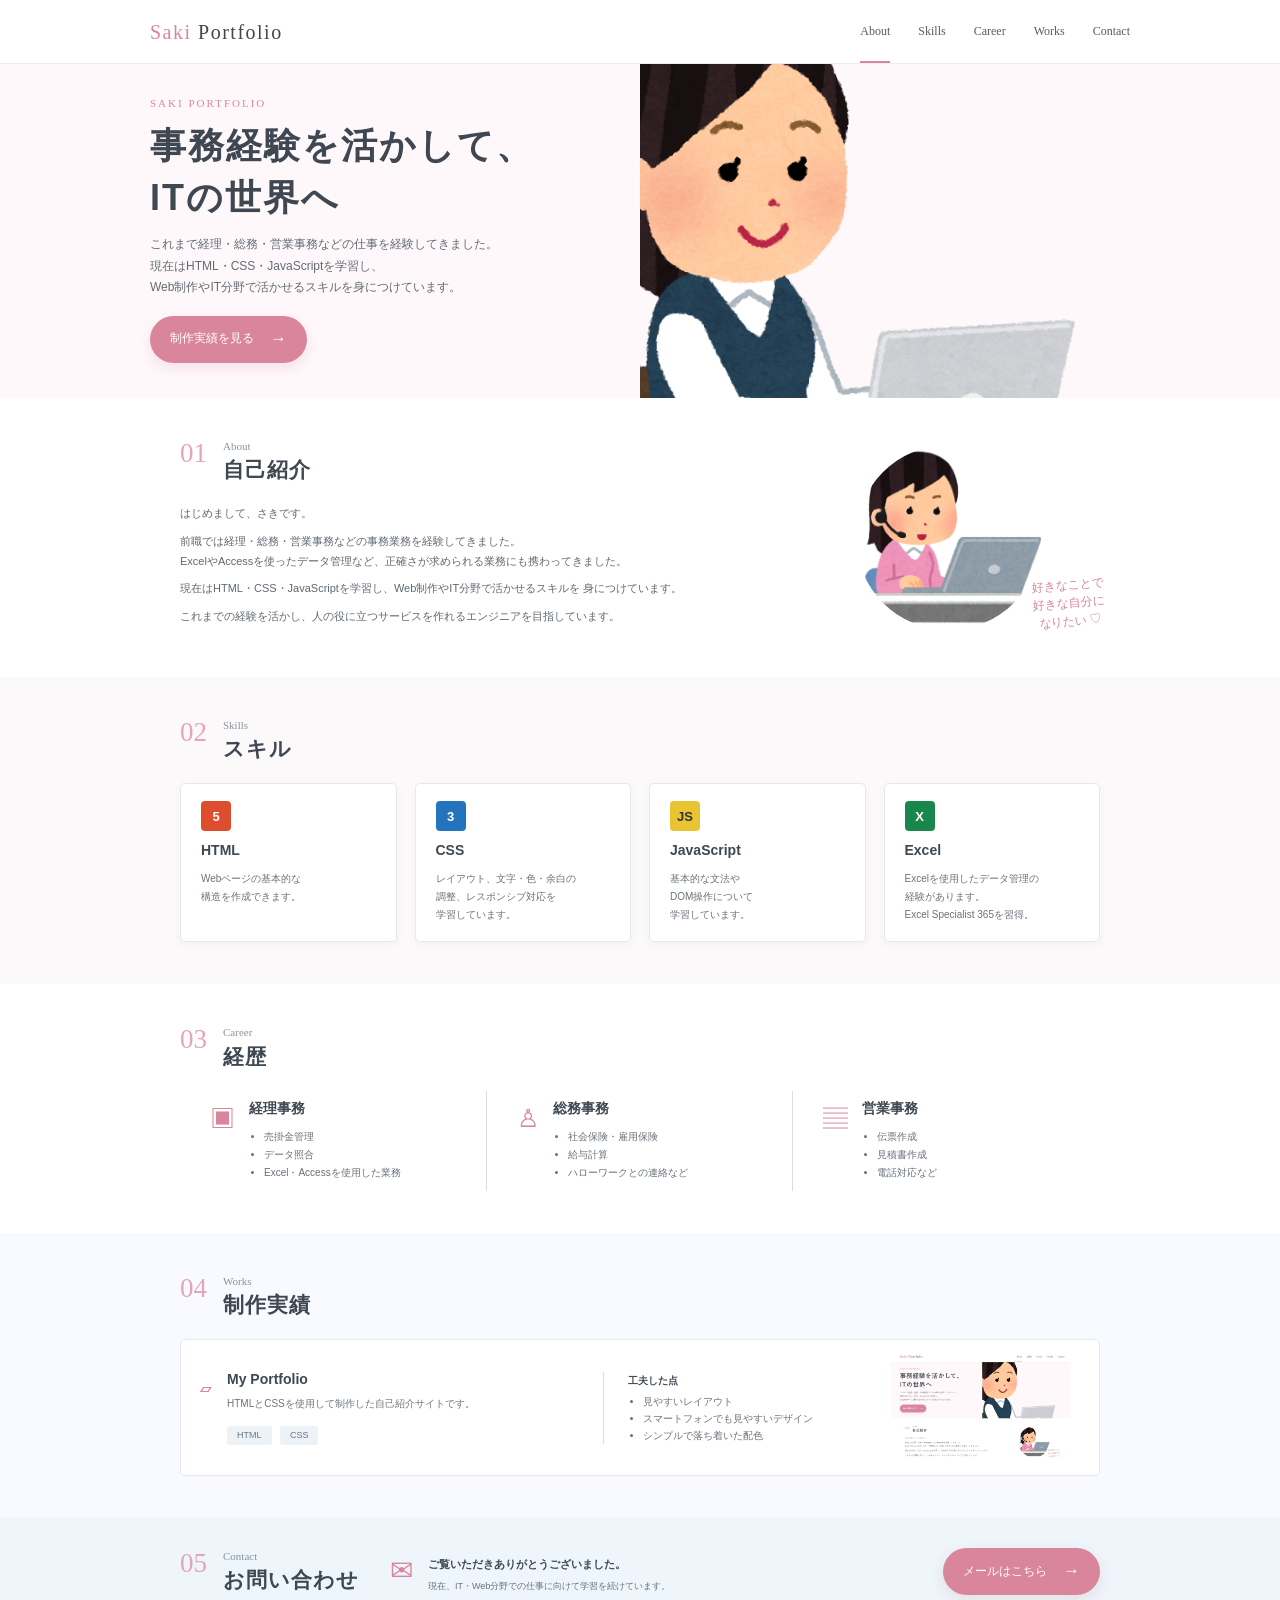
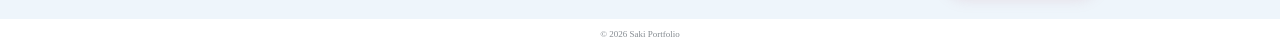
<file: index.html>
<!DOCTYPE html>
<html lang="ja">
<head>
  <meta charset="UTF-8">
  <meta name="viewport" content="width=device-width, initial-scale=1.0">
  <title>Saki Portfolio</title>
  <link rel="stylesheet" href="style.css">
</head>

<body>
  <header class="header">
    <div class="header-inner">
      <a class="logo" href="#about">Saki <span>Portfolio</span></a>

      <nav class="nav">
        <a class="active" href="#about">About</a>
        <a href="#skills">Skills</a>
        <a href="#career">Career</a>
        <a href="#works">Works</a>
        <a href="#contact">Contact</a>
      </nav>
    </div>
  </header>

  <main>
    <!-- Hero -->
    <section class="hero" id="about">
      <div class="hero-inner">
        <div class="hero-text">
          <p class="eyebrow">SAKI PORTFOLIO</p>
          <h1>事務経験を活かして、<br>ITの世界へ</h1>
          <p class="lead">
            これまで経理・総務・営業事務などの仕事を経験してきました。<br>
            現在はHTML・CSS・JavaScriptを学習し、<br>
            Web制作やIT分野で活かせるスキルを身につけています。
          </p>
          <a class="button" href="#works">制作実績を見る <span>→</span></a>
        </div>

        <div class="hero-image">
          <img src="working.png" alt="働く女性.png">
        </div>
      </div>
    </section>

    <!-- About -->
    <section class="section about">
      <div class="section-inner about-grid">
        <div>
          <div class="section-heading">
            <span class="number">01</span>
            <div>
              <p>About</p>
              <h2>自己紹介</h2>
            </div>
          </div>

          <div class="about-text">
            <p>はじめまして、さきです。</p>
            <p>
              前職では経理・総務・営業事務などの事務業務を経験してきました。<br>
              ExcelやAccessを使ったデータ管理など、正確さが求められる業務にも携わってきました。
            </p>
            <p>
              現在はHTML・CSS・JavaScriptを学習し、Web制作やIT分野で活かせるスキルを
              身につけています。
            </p>
            <p>
              これまでの経験を活かし、人の役に立つサービスを作れるエンジニアを目指しています。
            </p>
          </div>
        </div>

        <div class="profile">
          <img src="working2.png" alt="プロフィールイメージ">
          <p class="hand-note">好きなことで<br>好きな自分に<br>なりたい ♡</p>
        </div>
      </div>
    </section>

    <!-- Skills -->
    <section class="section skills" id="skills">
      <div class="section-inner">
        <div class="section-heading">
          <span class="number">02</span>
          <div>
            <p>Skills</p>
            <h2>スキル</h2>
          </div>
        </div>

        <div class="skill-grid">
          <article class="skill-card">
            <div class="skill-icon html">5</div>
            <h3>HTML</h3>
            <p>Webページの基本的な<br>構造を作成できます。</p>
          </article>

          <article class="skill-card">
            <div class="skill-icon css">3</div>
            <h3>CSS</h3>
            <p>レイアウト、文字・色・余白の<br>調整、レスポンシブ対応を<br>学習しています。</p>
          </article>

          <article class="skill-card">
            <div class="skill-icon js">JS</div>
            <h3>JavaScript</h3>
            <p>基本的な文法や<br>DOM操作について<br>学習しています。</p>
          </article>

          <article class="skill-card">
            <div class="skill-icon excel">X</div>
            <h3>Excel</h3>
            <p>Excelを使用したデータ管理の<br>経験があります。<br>Excel Specialist 365を習得。</p>
          </article>
        </div>
      </div>
    </section>

    <!-- Career -->
    <section class="section career" id="career">
      <div class="section-inner">
        <div class="section-heading">
          <span class="number">03</span>
          <div>
            <p>Career</p>
            <h2>経歴</h2>
          </div>
        </div>

        <div class="career-grid">
          <article class="career-item">
            <div class="career-icon">▣</div>
            <div>
              <h3>経理事務</h3>
              <ul>
                <li>売掛金管理</li>
                <li>データ照合</li>
                <li>Excel・Accessを使用した業務</li>
              </ul>
            </div>
          </article>

          <article class="career-item">
            <div class="career-icon">♙</div>
            <div>
              <h3>総務事務</h3>
              <ul>
                <li>社会保険・雇用保険</li>
                <li>給与計算</li>
                <li>ハローワークとの連絡など</li>
              </ul>
            </div>
          </article>

          <article class="career-item">
            <div class="career-icon">▤</div>
            <div>
              <h3>営業事務</h3>
              <ul>
                <li>伝票作成</li>
                <li>見積書作成</li>
                <li>電話対応など</li>
              </ul>
            </div>
          </article>
        </div>
      </div>
    </section>

    <!-- Works -->
    <section class="section works" id="works">
      <div class="section-inner">
        <div class="section-heading">
          <span class="number">04</span>
          <div>
            <p>Works</p>
            <h2>制作実績</h2>
          </div>
        </div>

        <div class="work-card">
          <div class="work-info">
            <div class="work-icon">▱</div>
            <div>
              <h3>My Portfolio</h3>
              <p>HTMLとCSSを使用して制作した自己紹介サイトです。</p>
              <div class="tags">
                <span>HTML</span>
                <span>CSS</span>
              </div>
            </div>
          </div>

          <div class="work-point">
            <h4>工夫した点</h4>
            <ul>
              <li>見やすいレイアウト</li>
              <li>スマートフォンでも見やすいデザイン</li>
              <li>シンプルで落ち着いた配色</li>
            </ul>
          </div>

          <img class="work-thumb" src="working3.png" alt="ポートフォリオ制作実績">
        </div>
      </div>
    </section>

    <!-- Contact -->
    <section class="contact" id="contact">
      <div class="section-inner contact-inner">
        <div class="section-heading">
          <span class="number">05</span>
          <div>
            <p>Contact</p>
            <h2>お問い合わせ</h2>
          </div>
        </div>

        <div class="contact-message">
          <div class="mail-icon">✉</div>
          <div>
            <strong>ご覧いただきありがとうございました。</strong>
            <p>現在、IT・Web分野での仕事に向けて学習を続けています。</p>
          </div>
        </div>

        <a class="button" href="mailto:example@example.com">メールはこちら <span>→</span></a>
      </div>
    </section>
  </main>

  <footer>
    © 2026 Saki Portfolio
  </footer>
</body>
</html>
</file>
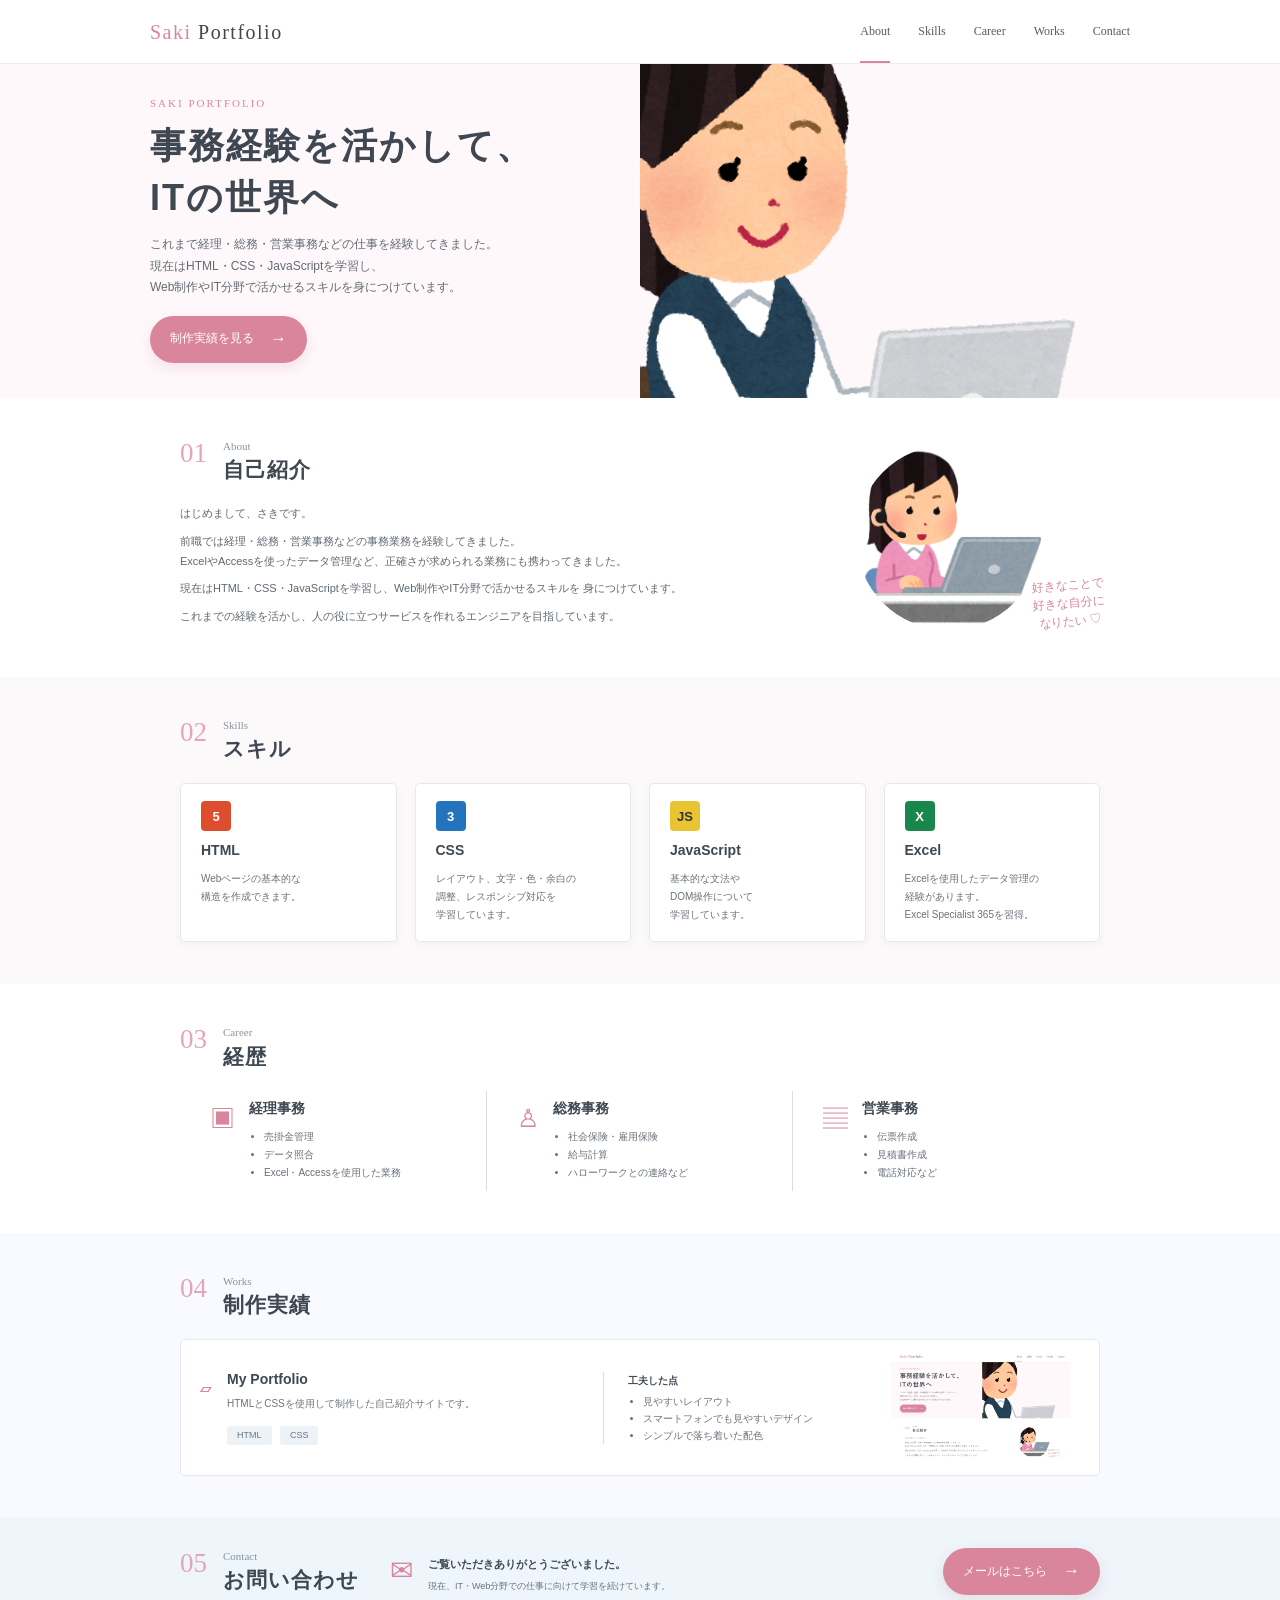
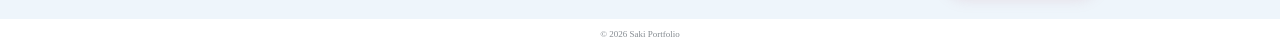
<file: portfolio.html>
<!DOCTYPE html>
<html lang="ja">
<head>
  <meta charset="UTF-8">
  <meta name="viewport" content="width=device-width, initial-scale=1.0">
  <title>Saki Portfolio</title>
  <link rel="stylesheet" href="style.css">
</head>

<body>
  <header class="header">
    <div class="header-inner">
      <a class="logo" href="#about">Saki <span>Portfolio</span></a>

      <nav class="nav">
        <a class="active" href="#about">About</a>
        <a href="#skills">Skills</a>
        <a href="#career">Career</a>
        <a href="#works">Works</a>
        <a href="#contact">Contact</a>
      </nav>
    </div>
  </header>

  <main>
    <!-- Hero -->
    <section class="hero" id="about">
      <div class="hero-inner">
        <div class="hero-text">
          <p class="eyebrow">SAKI PORTFOLIO</p>
          <h1>事務経験を活かして、<br>ITの世界へ</h1>
          <p class="lead">
            これまで経理・総務・営業事務などの仕事を経験してきました。<br>
            現在はHTML・CSS・JavaScriptを学習し、<br>
            Web制作やIT分野で活かせるスキルを身につけています。
          </p>
          <a class="button" href="#works">制作実績を見る <span>→</span></a>
        </div>

        <div class="hero-image">
          <img src="working.png" alt="働く女性.png">
        </div>
      </div>
    </section>

    <!-- About -->
    <section class="section about">
      <div class="section-inner about-grid">
        <div>
          <div class="section-heading">
            <span class="number">01</span>
            <div>
              <p>About</p>
              <h2>自己紹介</h2>
            </div>
          </div>

          <div class="about-text">
            <p>はじめまして、さきです。</p>
            <p>
              前職では経理・総務・営業事務などの事務業務を経験してきました。<br>
              ExcelやAccessを使ったデータ管理など、正確さが求められる業務にも携わってきました。
            </p>
            <p>
              現在はHTML・CSS・JavaScriptを学習し、Web制作やIT分野で活かせるスキルを
              身につけています。
            </p>
            <p>
              これまでの経験を活かし、人の役に立つサービスを作れるエンジニアを目指しています。
            </p>
          </div>
        </div>

        <div class="profile">
          <img src="working2.png" alt="プロフィールイメージ">
          <p class="hand-note">好きなことで<br>好きな自分に<br>なりたい ♡</p>
        </div>
      </div>
    </section>

    <!-- Skills -->
    <section class="section skills" id="skills">
      <div class="section-inner">
        <div class="section-heading">
          <span class="number">02</span>
          <div>
            <p>Skills</p>
            <h2>スキル</h2>
          </div>
        </div>

        <div class="skill-grid">
          <article class="skill-card">
            <div class="skill-icon html">5</div>
            <h3>HTML</h3>
            <p>Webページの基本的な<br>構造を作成できます。</p>
          </article>

          <article class="skill-card">
            <div class="skill-icon css">3</div>
            <h3>CSS</h3>
            <p>レイアウト、文字・色・余白の<br>調整、レスポンシブ対応を<br>学習しています。</p>
          </article>

          <article class="skill-card">
            <div class="skill-icon js">JS</div>
            <h3>JavaScript</h3>
            <p>基本的な文法や<br>DOM操作について<br>学習しています。</p>
          </article>

          <article class="skill-card">
            <div class="skill-icon excel">X</div>
            <h3>Excel</h3>
            <p>Excelを使用したデータ管理の<br>経験があります。<br>Excel Specialist 365を習得。</p>
          </article>
        </div>
      </div>
    </section>

    <!-- Career -->
    <section class="section career" id="career">
      <div class="section-inner">
        <div class="section-heading">
          <span class="number">03</span>
          <div>
            <p>Career</p>
            <h2>経歴</h2>
          </div>
        </div>

        <div class="career-grid">
          <article class="career-item">
            <div class="career-icon">▣</div>
            <div>
              <h3>経理事務</h3>
              <ul>
                <li>売掛金管理</li>
                <li>データ照合</li>
                <li>Excel・Accessを使用した業務</li>
              </ul>
            </div>
          </article>

          <article class="career-item">
            <div class="career-icon">♙</div>
            <div>
              <h3>総務事務</h3>
              <ul>
                <li>社会保険・雇用保険</li>
                <li>給与計算</li>
                <li>ハローワークとの連絡など</li>
              </ul>
            </div>
          </article>

          <article class="career-item">
            <div class="career-icon">▤</div>
            <div>
              <h3>営業事務</h3>
              <ul>
                <li>伝票作成</li>
                <li>見積書作成</li>
                <li>電話対応など</li>
              </ul>
            </div>
          </article>
        </div>
      </div>
    </section>

    <!-- Works -->
    <section class="section works" id="works">
      <div class="section-inner">
        <div class="section-heading">
          <span class="number">04</span>
          <div>
            <p>Works</p>
            <h2>制作実績</h2>
          </div>
        </div>

        <div class="work-card">
          <div class="work-info">
            <div class="work-icon">▱</div>
            <div>
              <h3>My Portfolio</h3>
              <p>HTMLとCSSを使用して制作した自己紹介サイトです。</p>
              <div class="tags">
                <span>HTML</span>
                <span>CSS</span>
              </div>
            </div>
          </div>

          <div class="work-point">
            <h4>工夫した点</h4>
            <ul>
              <li>見やすいレイアウト</li>
              <li>スマートフォンでも見やすいデザイン</li>
              <li>シンプルで落ち着いた配色</li>
            </ul>
          </div>
           <img class="work-thumb" src="working3.png" alt="ポートフォリオ制作実績">
        
        </div>
      </div>
    </section>

    <!-- Contact -->
    <section class="contact" id="contact">
      <div class="section-inner contact-inner">
        <div class="section-heading">
          <span class="number">05</span>
          <div>
            <p>Contact</p>
            <h2>お問い合わせ</h2>
          </div>
        </div>

        <div class="contact-message">
          <div class="mail-icon">✉</div>
          <div>
            <strong>ご覧いただきありがとうございました。</strong>
            <p>現在、IT・Web分野での仕事に向けて学習を続けています。</p>
          </div>
        </div>

        <a class="button" href="mailto:example@example.com">メールはこちら <span>→</span></a>
      </div>
    </section>
  </main>

  <footer>
    © 2026 Saki Portfolio
  </footer>
</body>
</html>
</file>
<file: style.css>
@charset "UTF-8";

:root {
  --pink: #d9869c;
  --pink-light: #f8e9ee;
  --text: #3f4852;
  --muted: #77808a;
  --line: #e9e7e8;
  --blue-bg: #f1f6fb;
  --section-bg: #fcfafb;
}

* {
  box-sizing: border-box;
}

html {
  scroll-behavior: smooth;
}

body {
  margin: 0;
  color: var(--text);
  font-family: "Hiragino Kaku Gothic ProN", "Yu Gothic", Meiryo, sans-serif;
  line-height: 1.8;
  background: #fff;
}

img {
  max-width: 100%;
  display: block;
}

a {
  color: inherit;
  text-decoration: none;
}

.header {
  position: sticky;
  top: 0;
  z-index: 10;
  height: 64px;
  background: rgba(255,255,255,.96);
  border-bottom: 1px solid #eee;
}

.header-inner {
  width: min(980px, 90%);
  height: 100%;
  margin: auto;
  display: flex;
  align-items: center;
  justify-content: space-between;
}

.logo {
  font-family: Georgia, serif;
  font-size: 20px;
  letter-spacing: 1.5px;
  color: var(--pink);
}

.logo span {
  color: #3f4852;
}

.nav {
  display: flex;
  gap: 28px;
  height: 100%;
  align-items: center;
}

.nav a {
  position: relative;
  font-family: Georgia, serif;
  font-size: 12px;
  color: #555d65;
}

.nav a.active::after,
.nav a:hover::after {
  content: "";
  position: absolute;
  left: 0;
  right: 0;
  bottom: -21px;
  height: 2px;
  background: var(--pink);
}

.hero {
  background: #fff8fa;
}

.hero-inner {
  width: min(980px, 90%);
  min-height: 270px;
  margin: auto;
  display: grid;
  grid-template-columns: 1fr 1fr;
  align-items: stretch;
}

.hero-text {
  padding: 30px 20px 35px 0;
  position: relative;
  z-index: 1;
}

.eyebrow {
  margin: 0 0 6px;
  color: var(--pink);
  font-family: Georgia, serif;
  font-size: 11px;
  letter-spacing: 2px;
}

.hero h1 {
  margin: 0 0 10px;
  font-size: clamp(27px, 3vw, 36px);
  line-height: 1.45;
  letter-spacing: 2px;
  font-weight: 600;
}

.lead {
  margin: 0 0 17px;
  font-size: 12px;
  color: #626b74;
}

.button {
  display: inline-flex;
  align-items: center;
  gap: 16px;
  padding: 8px 20px;
  border-radius: 30px;
  background: var(--pink);
  color: #fff;
  font-size: 12px;
  transition: .25s;
  box-shadow: 0 5px 14px rgba(190, 120, 140, .18);
}

.button:hover {
  transform: translateY(-2px);
  opacity: .9;
}

.button span {
  font-size: 17px;
}

.hero-image {
  overflow: hidden;
}

.hero-image img {
  width: 100%;
  height: 100%;
  object-fit: cover;
  object-position: center;
}

.section {
  padding: 42px 0;
}

.section-inner {
  width: min(920px, 88%);
  margin: auto;
}

.about-grid {
  display: grid;
  grid-template-columns: 1.5fr .8fr;
  gap: 50px;
  align-items: center;
}

.section-heading {
  display: flex;
  gap: 16px;
  align-items: flex-start;
  margin-bottom: 22px;
}

.section-heading .number {
  color: #e4a5b5;
  font-family: Georgia, serif;
  font-size: 27px;
  line-height: 1;
}

.section-heading p {
  margin: 0;
  color: #8a939b;
  font-family: Georgia, serif;
  font-size: 11px;
  line-height: 1.2;
}

.section-heading h2 {
  margin: 4px 0 0;
  font-size: 21px;
  letter-spacing: 1px;
  line-height: 1.2;
}

.about-text {
  font-size: 11px;
  color: #606972;
}

.about-text p {
  margin: 0 0 8px;
}

.profile {
  position: relative;
  text-align: center;
}

.profile img {
  width: 185px;
  height: 185px;
  margin: auto;
  border-radius: 50%;
  object-fit: cover;
}

.hand-note {
  position: absolute;
  right: -5px;
  bottom: -12px;
  color: var(--pink);
  font-family: "Comic Sans MS", cursive;
  font-size: 12px;
  line-height: 1.5;
  transform: rotate(-5deg);
}

.skills {
  background: #fcf9fa;
}

.skill-grid {
  display: grid;
  grid-template-columns: repeat(4, 1fr);
  gap: 18px;
}

.skill-card {
  min-height: 150px;
  padding: 17px 20px;
  background: #fff;
  border: 1px solid #e8e8e8;
  border-radius: 5px;
  box-shadow: 0 3px 10px rgba(50, 50, 50, .04);
}

.skill-icon {
  width: 30px;
  height: 30px;
  display: grid;
  place-items: center;
  border-radius: 4px;
  margin-bottom: 7px;
  font-weight: bold;
  font-size: 13px;
  color: #fff;
}

.skill-icon.html { background: #df4d2f; }
.skill-icon.css { background: #2474bd; }
.skill-icon.js { background: #e8c432; color: #333; }
.skill-icon.excel { background: #19864b; }

.skill-card h3 {
  margin: 0 0 7px;
  font-size: 14px;
}

.skill-card p {
  margin: 0;
  color: #69727a;
  font-size: 10px;
  line-height: 1.8;
}

.career-grid {
  display: grid;
  grid-template-columns: repeat(3, 1fr);
}

.career-item {
  min-height: 100px;
  padding: 5px 30px;
  display: flex;
  gap: 14px;
  border-right: 1px solid #ddd;
}

.career-item:last-child {
  border-right: none;
}

.career-icon {
  color: var(--pink);
  font-size: 25px;
}

.career-item h3 {
  margin: 0 0 7px;
  font-size: 14px;
}

.career-item ul {
  margin: 0;
  padding-left: 15px;
  color: #68717a;
  font-size: 10px;
  line-height: 1.8;
}

.works {
  background: #f8faff;
}

.work-card {
  min-height: 120px;
  display: grid;
  grid-template-columns: 1.15fr .8fr 190px;
  gap: 24px;
  align-items: center;
  padding: 15px 18px;
  background: #fff;
  border: 1px solid #e6e9ed;
  border-radius: 5px;
}

.work-info {
  display: flex;
  gap: 14px;
}

.work-icon {
  color: var(--pink);
  font-size: 27px;
}

.work-info h3 {
  margin: 0 0 3px;
  font-size: 14px;
}

.work-info p,
.work-point h4,
.work-point ul {
  font-size: 10px;
}

.work-info p {
  margin: 0 0 6px;
  color: #6c747d;
}

.tags span {
  display: inline-block;
  padding: 1px 10px;
  margin-right: 4px;
  border-radius: 3px;
  background: #edf2f7;
  color: #687786;
  font-size: 9px;
}

.work-point {
  border-left: 1px solid #ddd;
  padding-left: 24px;
}

.work-point h4 {
  margin: 0;
}

.work-point ul {
  margin: 3px 0 0;
  padding-left: 15px;
  color: #69727a;
  line-height: 1.7;
}

.work-thumb {
  width: 180px;
  height: 105px;
  object-fit: cover;
  border-radius: 5px;
  background: #f7edef;
}

.contact {
  padding: 28px 0 22px;
  background: #eef5fb;
}

.contact-inner {
  display: grid;
  grid-template-columns: 190px 1fr auto;
  align-items: center;
  gap: 20px;
}

.contact .section-heading {
  margin: 0;
}

.contact-message {
  display: flex;
  gap: 15px;
  align-items: center;
}

.mail-icon {
  color: var(--pink);
  font-size: 28px;
}

.contact-message strong {
  font-size: 11px;
}

.contact-message p {
  margin: 0;
  color: #68727c;
  font-size: 9px;
}

footer {
  padding: 7px;
  text-align: center;
  font-family: Georgia, serif;
  color: #858b91;
  font-size: 9px;
}

/* Smartphone */
@media (max-width: 760px) {
  .header {
    height: auto;
    position: relative;
  }

  .header-inner {
    flex-direction: column;
    padding: 14px 0 10px;
    gap: 10px;
  }

  .nav {
    gap: 15px;
    flex-wrap: wrap;
    justify-content: center;
  }

  .nav a.active::after,
  .nav a:hover::after {
    bottom: -5px;
  }

  .hero-inner {
    grid-template-columns: 1fr;
  }

  .hero-text {
    padding: 35px 0;
  }

  .hero-image {
    height: 190px;
  }

  .about-grid {
    grid-template-columns: 1fr;
  }

  .profile {
    margin-top: 10px;
  }

  .skill-grid {
    grid-template-columns: 1fr 1fr;
  }

  .career-grid {
    grid-template-columns: 1fr;
  }

  .career-item {
    border-right: 0;
    border-bottom: 1px solid #ddd;
    padding: 18px 0;
  }

  .career-item:last-child {
    border-bottom: 0;
  }

  .work-card {
    grid-template-columns: 1fr;
  }

  .work-point {
    border-left: 0;
    border-top: 1px solid #ddd;
    padding: 14px 0 0;
  }

  .work-thumb {
    width: 100%;
    height: 160px;
  }

  .contact-inner {
    grid-template-columns: 1fr;
  }

  .contact-inner .button {
    justify-self: start;
  }
}

@media (max-width: 450px) {
  .skill-grid {
    grid-template-columns: 1fr;
  }

  .hero h1 {
    font-size: 27px;
  }

  .lead {
    font-size: 11px;
  }
}
</file>
